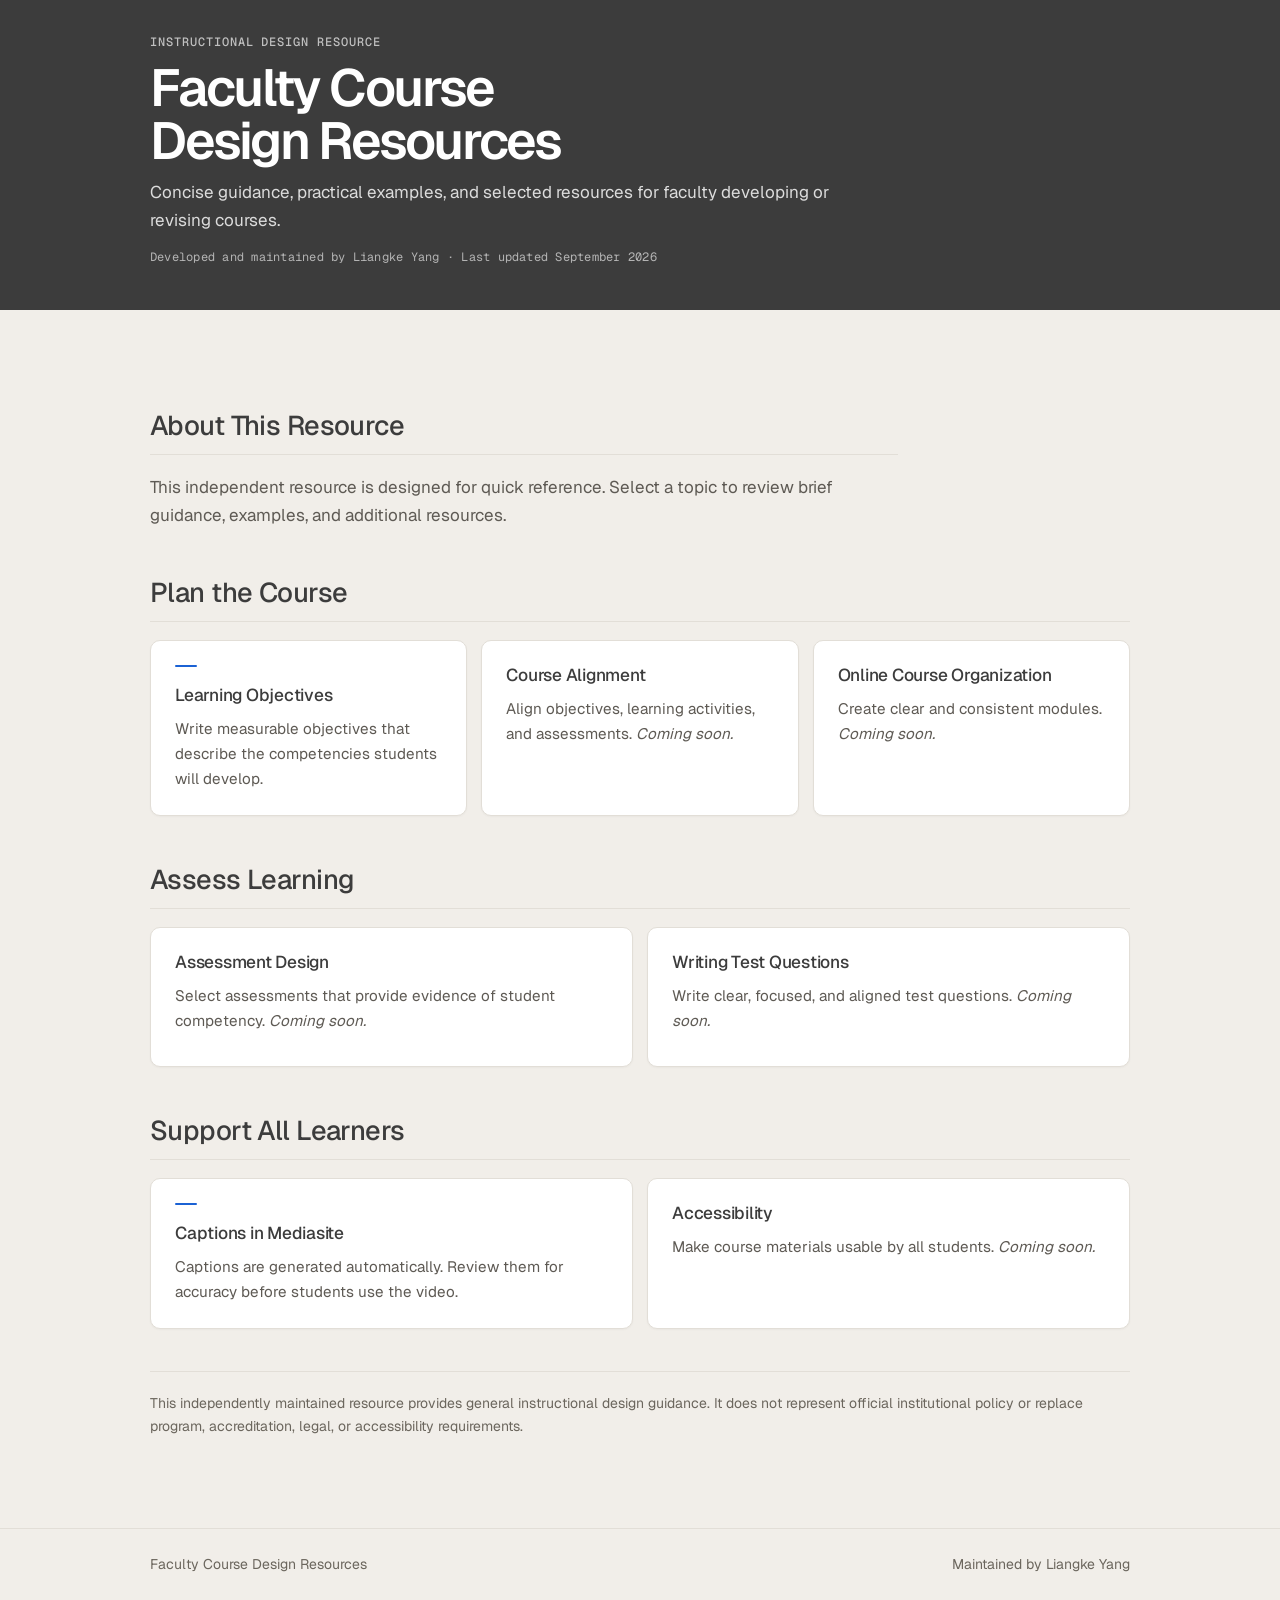
<file: index.html>
<!doctype html>
<html lang="en">
<head>
  <meta charset="utf-8">
  <meta name="viewport" content="width=device-width, initial-scale=1">
  <meta name="description" content="Concise instructional design guidance and examples for faculty developing or revising courses.">
  <title>Faculty Course Design Resources</title>
  <link rel="stylesheet" href="styles.css">
</head>
<body>
<header class="site-header">
  <div class="wrap">
    <p class="site-kicker">Instructional Design Resource</p>
    <h1>Faculty Course Design Resources</h1>
    <p>Concise guidance, practical examples, and selected resources for faculty developing or revising courses.</p>
    <p class="meta">Developed and maintained by Liangke Yang &middot; Last updated September 2026</p>
  </div>
</header>

<main>
  <section class="intro" aria-labelledby="about-heading">
    <h2 id="about-heading" class="section-title">About This Resource</h2>
    <p>
      This independent resource is designed for quick reference. Select a topic to review brief guidance,
      examples, and additional resources.
    </p>
  </section>

  <h2 class="section-title">Plan the Course</h2>
  <div class="card-grid">
    <a class="card is-link" href="learning-objectives.html">
      <h2>Learning Objectives</h2>
      <p>Write measurable objectives that describe the competencies students will develop.</p>
    </a>
    <div class="card">
      <h2>Course Alignment</h2>
      <p>Align objectives, learning activities, and assessments. <em>Coming soon.</em></p>
    </div>
    <div class="card">
      <h2>Online Course Organization</h2>
      <p>Create clear and consistent modules. <em>Coming soon.</em></p>
    </div>
  </div>

  <h2 class="section-title">Assess Learning</h2>
  <div class="card-grid">
    <div class="card">
      <h2>Assessment Design</h2>
      <p>Select assessments that provide evidence of student competency. <em>Coming soon.</em></p>
    </div>
    <div class="card">
      <h2>Writing Test Questions</h2>
      <p>Write clear, focused, and aligned test questions. <em>Coming soon.</em></p>
    </div>
  </div>

  <h2 class="section-title">Support All Learners</h2>
  <div class="card-grid">
    <a class="card is-link" href="mediasite-captions.html">
      <h2>Captions in Mediasite</h2>
      <p>Captions are generated automatically. Review them for accuracy before students use the video.</p>
    </a>
    <div class="card">
      <h2>Accessibility</h2>
      <p>Make course materials usable by all students. <em>Coming soon.</em></p>
    </div>
  </div>

  <p class="disclaimer">
    This independently maintained resource provides general instructional design guidance.
    It does not represent official institutional policy or replace program, accreditation, legal,
    or accessibility requirements.
  </p>
</main>

<footer class="site-footer">
  <div class="wrap">
    <span>Faculty Course Design Resources</span>
    <span>Maintained by Liangke Yang</span>
  </div>
</footer>
</body>
</html>
</file>
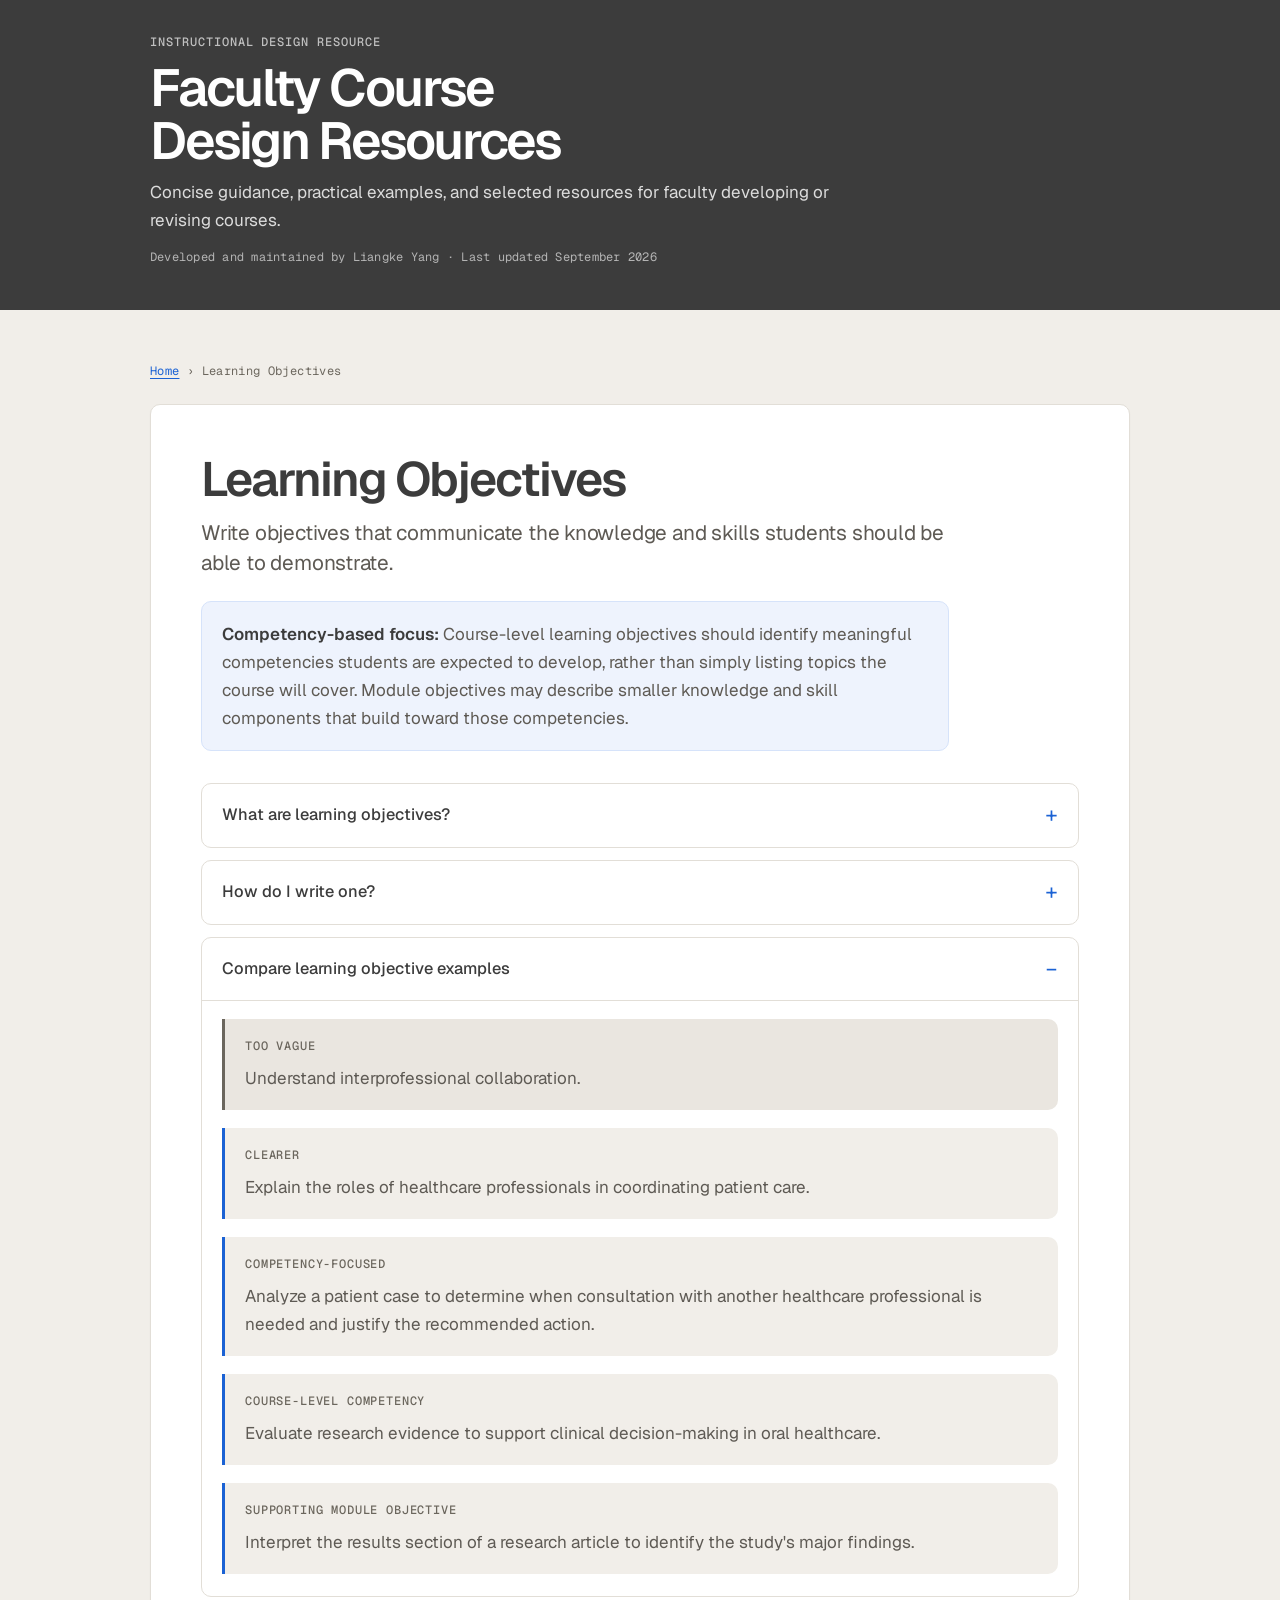
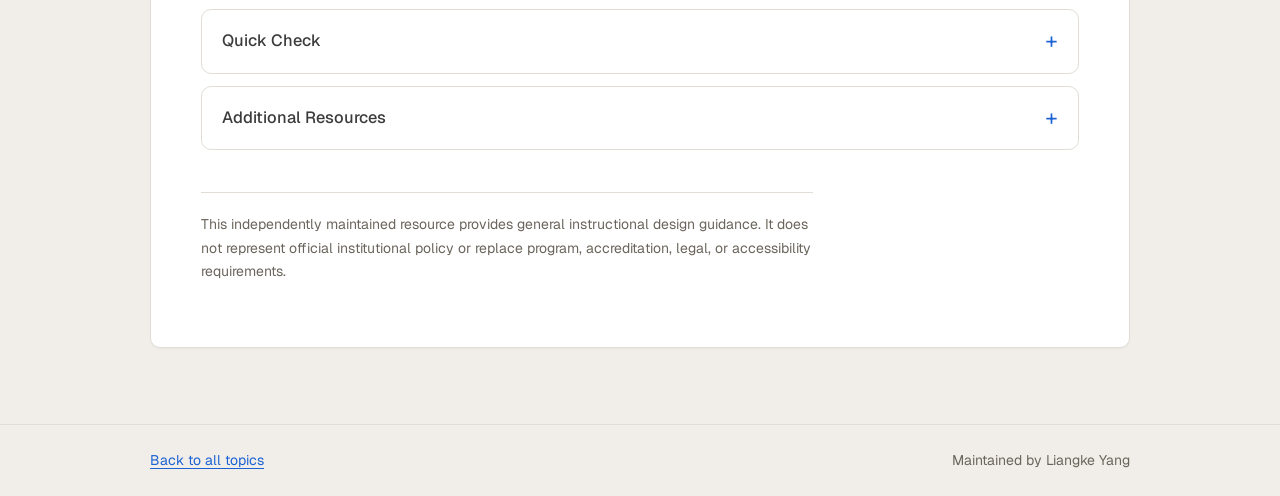
<file: learning-objectives.html>
<!doctype html>
<html lang="en">
<head>
  <meta charset="utf-8">
  <meta name="viewport" content="width=device-width, initial-scale=1">
  <meta name="description" content="Brief guidance and examples for writing competency-focused course and module learning objectives.">
  <title>Learning Objectives | Faculty Course Design Resources</title>
  <link rel="stylesheet" href="styles.css">
</head>
<body>
<header class="site-header">
  <div class="wrap">
    <p class="site-kicker">Instructional Design Resource</p>
    <h1>Faculty Course Design Resources</h1>
    <p>Concise guidance, practical examples, and selected resources for faculty developing or revising courses.</p>
    <p class="meta">Developed and maintained by Liangke Yang &middot; Last updated September 2026</p>
  </div>
</header>

<main>
  <nav class="breadcrumb" aria-label="Breadcrumb">
    <a href="index.html">Home</a> &rsaquo; Learning Objectives
  </nav>

  <article class="content-panel">
    <h1>Learning Objectives</h1>
    <p class="page-lead">
      Write objectives that communicate the knowledge and skills students should be able to demonstrate.
    </p>

    <div class="note">
      <strong>Competency-based focus:</strong> Course-level learning objectives should identify meaningful
      competencies students are expected to develop, rather than simply listing topics the course will cover.
      Module objectives may describe smaller knowledge and skill components that build toward those competencies.
    </div>

    <section class="accordion" aria-label="Learning objectives guidance">
      <details>
        <summary>What are learning objectives?</summary>
        <div class="accordion-content">
          <p>
            Learning objectives describe what students should be able to do after completing a course,
            module, or learning activity.
          </p>
          <p>
            Course-level objectives should communicate the broader competencies students are expected to develop.
            Module-level objectives should describe the smaller knowledge and skills that support those competencies.
          </p>
        </div>
      </details>

      <details>
        <summary>How do I write one?</summary>
        <div class="accordion-content">
          <div class="formula">
            <strong>Action verb + knowledge or skill + context</strong>
          </div>
          <p>
            Use observable verbs such as <strong>identify, explain, apply, analyze, evaluate,</strong>
            and <strong>develop</strong>.
          </p>
          <p>
            Avoid vague verbs such as <em>know, understand, learn, appreciate,</em>
            or <em>become familiar with</em>.
          </p>
        </div>
      </details>

      <details open>
        <summary>Compare learning objective examples</summary>
        <div class="accordion-content">
          <div class="example bad">
            <span class="label">Too vague</span>
            Understand interprofessional collaboration.
          </div>

          <div class="example">
            <span class="label">Clearer</span>
            Explain the roles of healthcare professionals in coordinating patient care.
          </div>

          <div class="example">
            <span class="label">Competency-focused</span>
            Analyze a patient case to determine when consultation with another healthcare professional
            is needed and justify the recommended action.
          </div>

          <div class="example">
            <span class="label">Course-level competency</span>
            Evaluate research evidence to support clinical decision-making in oral healthcare.
          </div>

          <div class="example">
            <span class="label">Supporting module objective</span>
            Interpret the results section of a research article to identify the study's major findings.
          </div>
        </div>
      </details>

      <details>
        <summary>Quick Check</summary>
        <div class="accordion-content">
          <ul class="quick-check">
            <li>Does the objective describe what the student will do?</li>
            <li>Does it identify meaningful knowledge or skill rather than content coverage?</li>
            <li>Is the action observable and assessable?</li>
            <li>Does it contribute to a course or professional competency?</li>
            <li>Is it achievable within the course or module?</li>
          </ul>
        </div>
      </details>

      <details>
        <summary>Additional Resources</summary>
        <div class="accordion-content">
          <ul class="resource-list">
            <li>
              <a class="resource-link"
                 href="https://academiceffectiveness.gatech.edu/assessment-toolkit/developing-student-learning-outcome-statements"
                 target="_blank" rel="noopener">
                Georgia Tech: Developing Student Learning Outcome Statements
              </a>
            </li>
            <li>
              <a class="resource-link"
                 href="https://learningoutcomes.ucla.edu/process-guidelines/establishing-student-learning-objectives-competencies-for-courses/"
                 target="_blank" rel="noopener">
                UCLA: Establishing Student Learning Objectives/Competencies for Courses
              </a>
            </li>
            <li>
              <a class="resource-link"
                 href="https://poorvucenter.yale.edu/teaching/teaching-resource-library/writing-learning-goals-objectives-and-outcomes"
                 target="_blank" rel="noopener">
                Yale: Writing Learning Goals, Objectives and Outcomes
              </a>
            </li>
            <li>
              <a class="resource-link"
                 href="https://teachingcommons.stanford.edu/teaching-guides/foundations-course-design/course-planning/creating-learning-outcomes"
                 target="_blank" rel="noopener">
                Stanford: Creating Learning Outcomes
              </a>
            </li>
            <li>
              <a class="resource-link"
                 href="https://www.unmc.edu/facdev/teaching/teaching-resources/teaching-tips/learning-strategies.html"
                 target="_blank" rel="noopener">
                University of Nebraska Medical Center: Writing Learning Objectives
              </a>
            </li>
          </ul>
        </div>
      </details>
    </section>

    <p class="disclaimer">
      This independently maintained resource provides general instructional design guidance.
      It does not represent official institutional policy or replace program, accreditation, legal,
      or accessibility requirements.
    </p>
  </article>
</main>

<footer class="site-footer">
  <div class="wrap">
    <a class="back-link" href="index.html">Back to all topics</a>
    <span>Maintained by Liangke Yang</span>
  </div>
</footer>
</body>
</html>
</file>
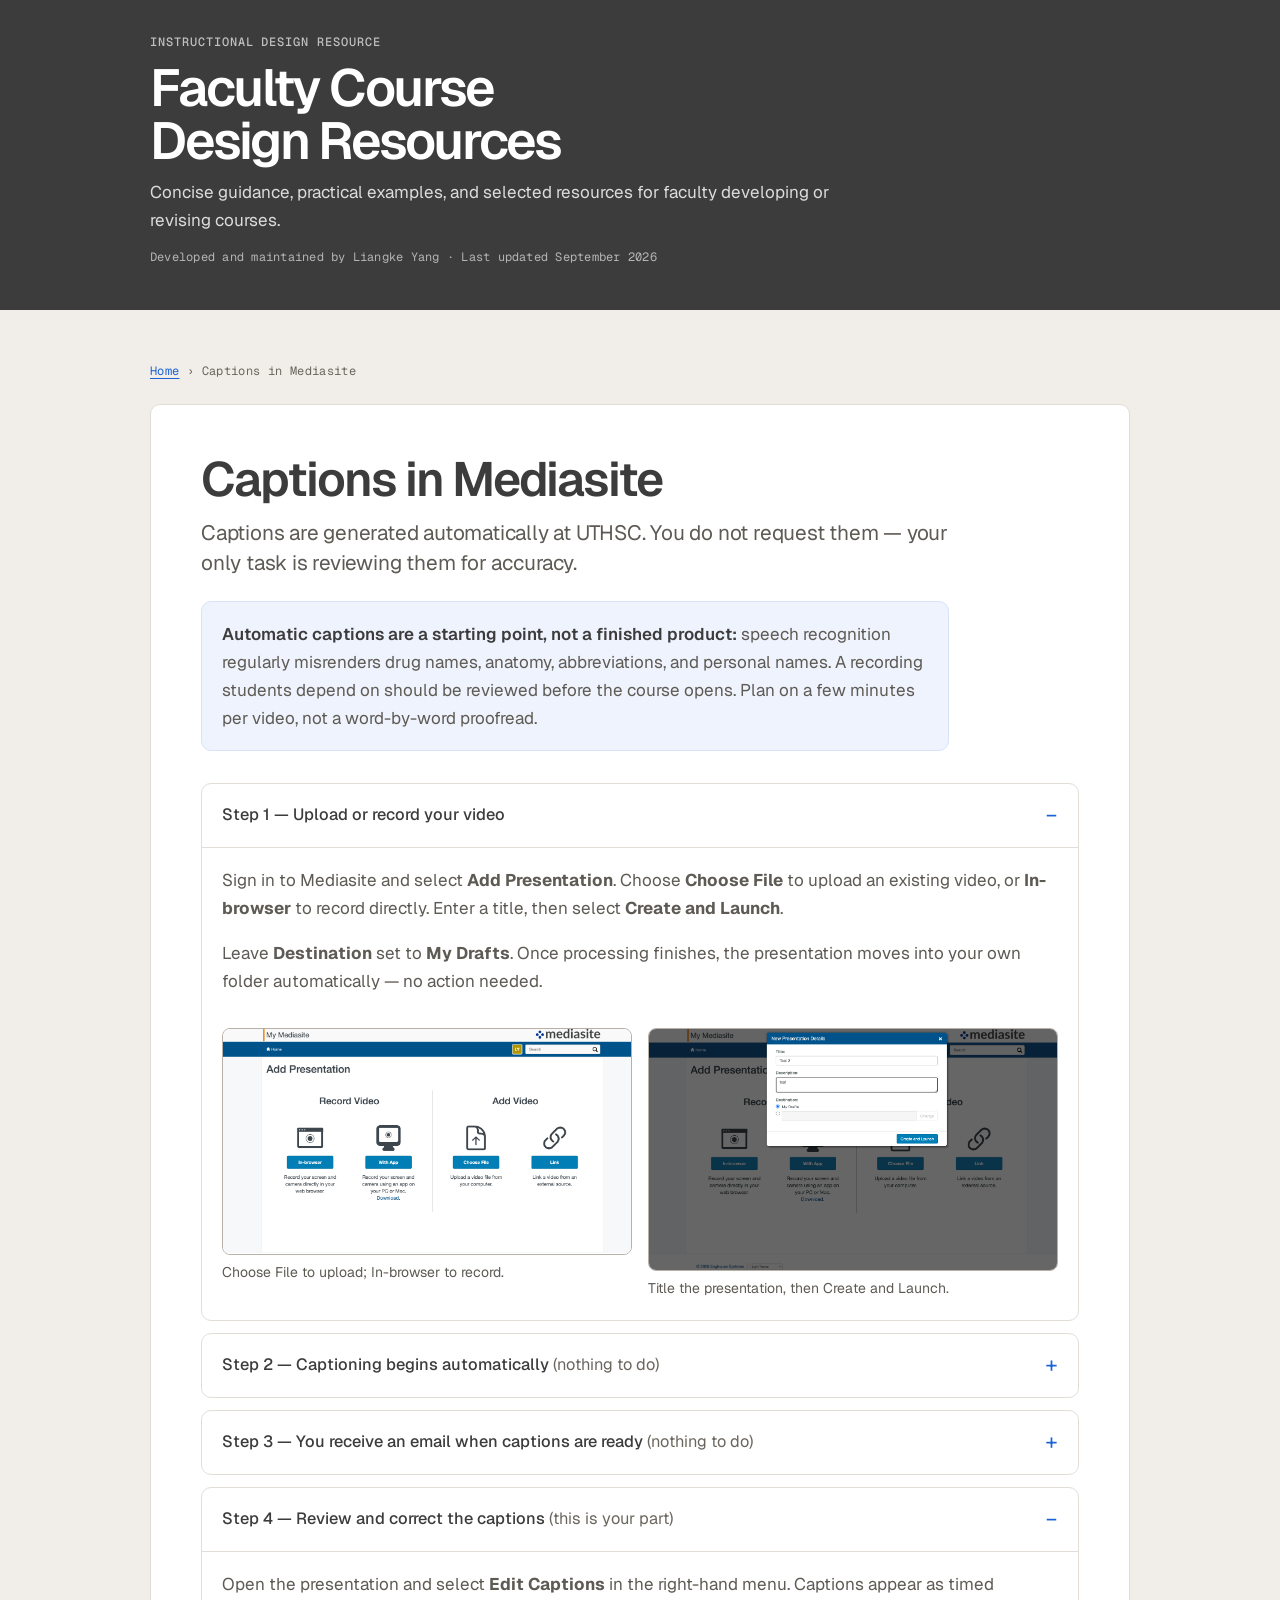
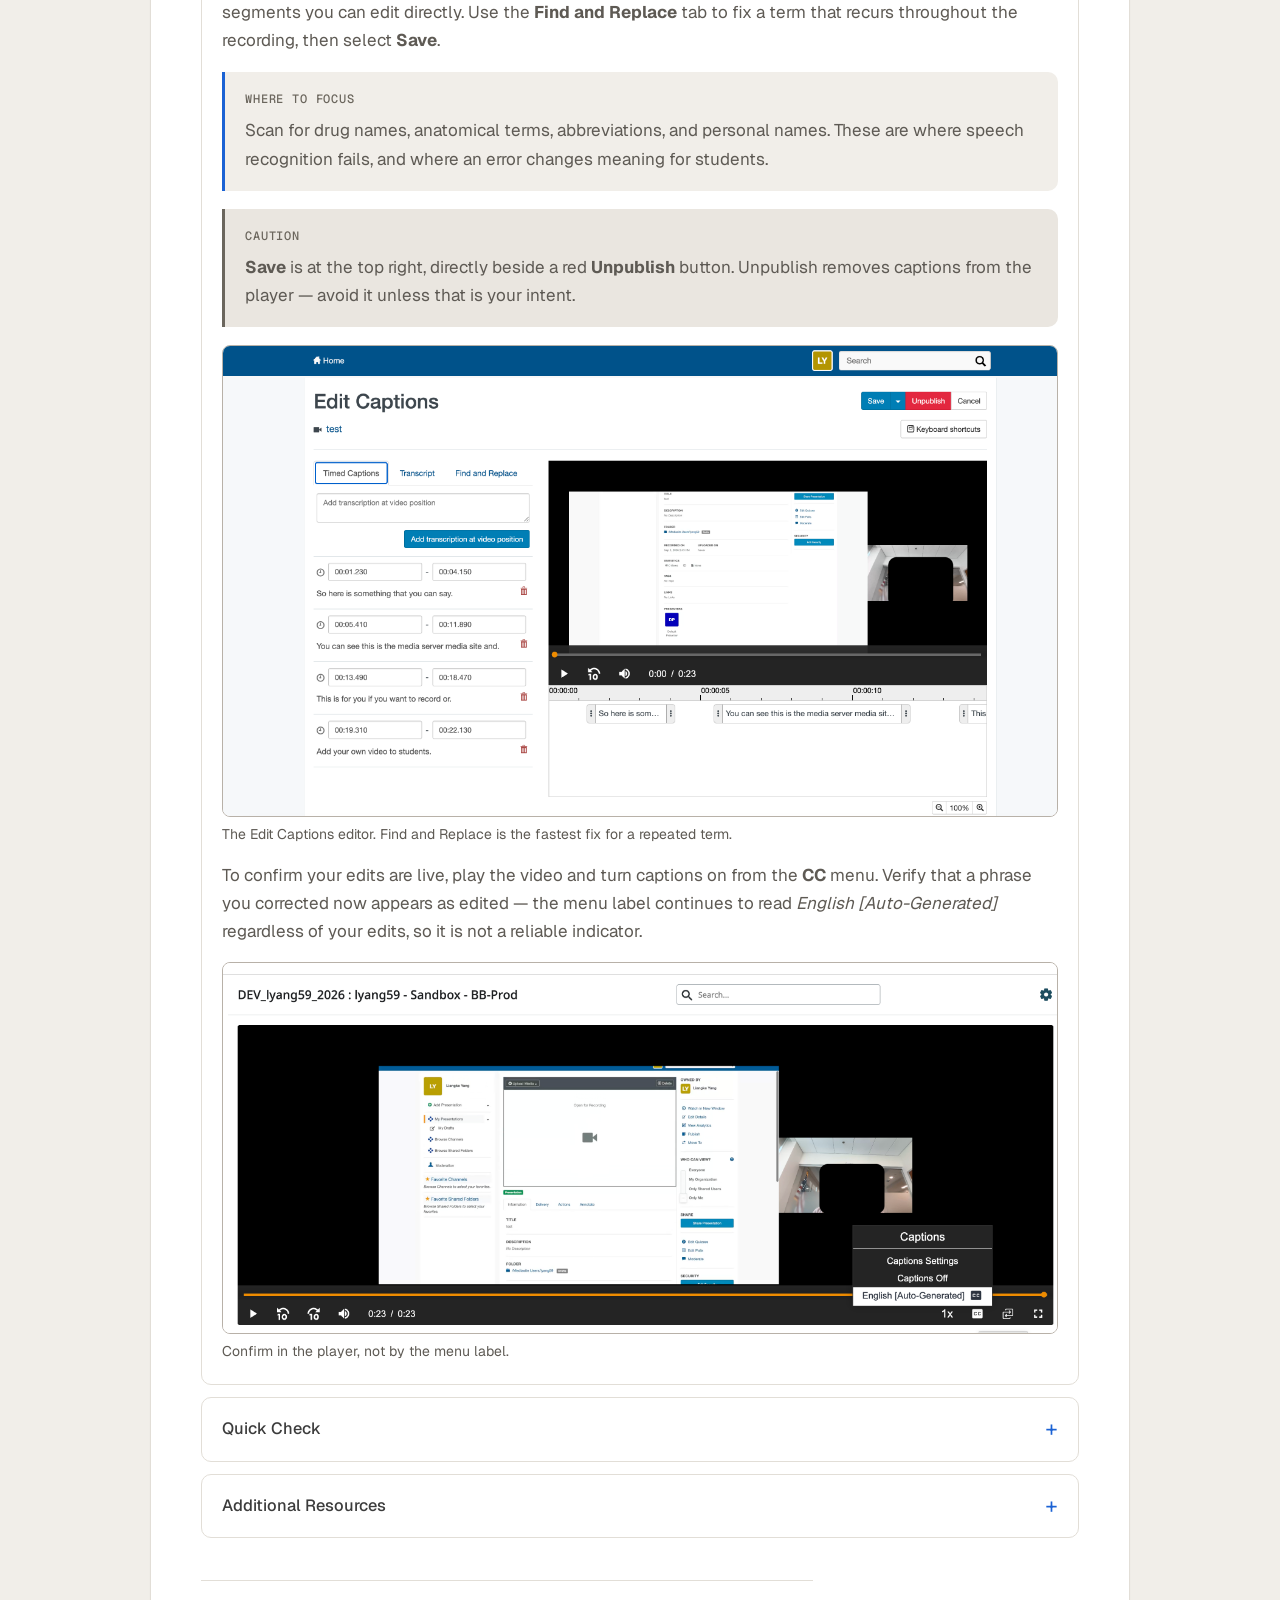
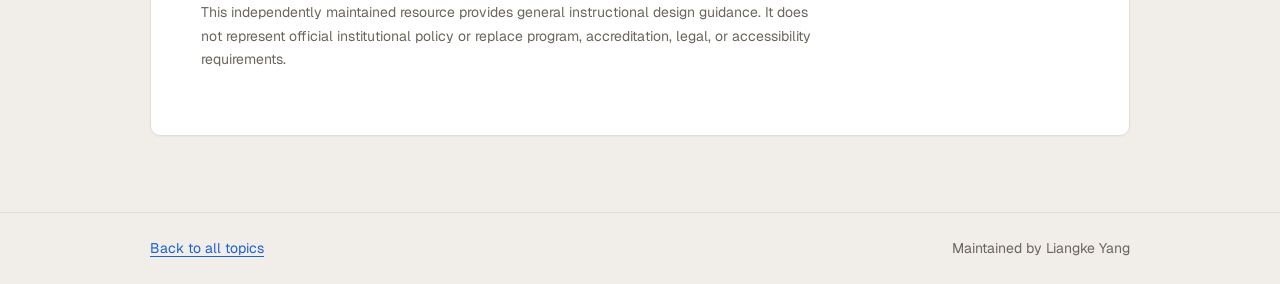
<file: mediasite-captions.html>
<!doctype html>
<html lang="en">
<head>
  <meta charset="utf-8">
  <meta name="viewport" content="width=device-width, initial-scale=1">
  <meta name="description" content="How captions work in Mediasite at UTHSC, and how faculty review them for accuracy.">
  <title>Captions in Mediasite | Faculty Course Design Resources</title>
  <link rel="stylesheet" href="styles.css">
  <link rel="stylesheet" href="mediasite.css">
</head>
<body class="page-captions">
<header class="site-header">
  <div class="wrap">
    <p class="site-kicker">Instructional Design Resource</p>
    <h1>Faculty Course Design Resources</h1>
    <p>Concise guidance, practical examples, and selected resources for faculty developing or revising courses.</p>
    <p class="meta">Developed and maintained by Liangke Yang &middot; Last updated September 2026</p>
  </div>
</header>

<main>
  <nav class="breadcrumb" aria-label="Breadcrumb">
    <a href="index.html">Home</a> &rsaquo; Captions in Mediasite
  </nav>

  <article class="content-panel">
    <h1>Captions in Mediasite</h1>
    <p class="page-lead">
      Captions are generated automatically at UTHSC. You do not request them &mdash; your only task is
      reviewing them for accuracy.
    </p>

    <div class="note">
      <strong>Automatic captions are a starting point, not a finished product:</strong> speech recognition
      regularly misrenders drug names, anatomy, abbreviations, and personal names. A recording students
      depend on should be reviewed before the course opens. Plan on a few minutes per video, not a
      word-by-word proofread.
    </div>

    <section class="accordion" aria-label="Captioning steps">
      <details open>
        <summary>Step 1 &mdash; Upload or record your video</summary>
        <div class="accordion-content">
          <p>
            Sign in to Mediasite and select <strong>Add Presentation</strong>. Choose
            <strong>Choose File</strong> to upload an existing video, or <strong>In-browser</strong> to
            record directly. Enter a title, then select <strong>Create and Launch</strong>.
          </p>
          <p>
            Leave <strong>Destination</strong> set to <strong>My Drafts</strong>. Once processing
            finishes, the presentation moves into your own folder automatically &mdash; no action needed.
          </p>
          <div class="shot-pair">
            <figure class="shot">
              <img src="images/shot2.png" alt="Add Presentation screen with four options: In-browser, With App, Choose File, and Link.">
              <figcaption>Choose File to upload; In-browser to record.</figcaption>
            </figure>
            <figure class="shot">
              <img src="images/shot3.png" alt="New Presentation Details dialog with fields for Title, Description, and Destination set to My Drafts.">
              <figcaption>Title the presentation, then Create and Launch.</figcaption>
            </figure>
          </div>
        </div>
      </details>

      <details>
        <summary>Step 2 &mdash; Captioning begins automatically <span class="auto-note">(nothing to do)</span></summary>
        <div class="accordion-content">
          <p>
            Open the <strong>Delivery</strong> tab and you will see
            <em>&ldquo;Captioning is in progress&rdquo;</em> under <strong>Audio Transcriptions</strong>.
            Captioning is handled by Mediasite Captioning Powered by Vidable and starts on its own.
            You can close the tab and continue working.
          </p>
          <figure class="shot">
            <img src="images/shot6.png" alt="Delivery tab showing Audio Transcriptions with the message Captioning is in progress, and Edit Captions in the right-hand menu.">
            <figcaption>Audio Transcriptions confirms captioning is running. <strong>Edit Captions</strong> appears in the right-hand menu.</figcaption>
          </figure>
        </div>
      </details>

      <details>
        <summary>Step 3 &mdash; You receive an email when captions are ready <span class="auto-note">(nothing to do)</span></summary>
        <div class="accordion-content">
          <p>
            Mediasite sends a &ldquo;Captioning completed&rdquo; email containing a direct link to the
            presentation. In <strong>My Presentations</strong>, the video also gains a red
            <strong>Captions</strong> label.
          </p>
          <div class="example bad">
            <span class="label">Common misreading</span>
            The red <strong>Captions</strong> label is not an error. It simply indicates that a caption
            track exists on the presentation.
          </div>
          <div class="shot-pair">
            <figure class="shot">
              <img src="images/shot8.png" alt="Email from uthsc@mediasite.com with the subject Captioning completed, stating that captions have been successfully received, with a link to the presentation.">
              <figcaption>Subject line: <em>Captioning completed for &hellip;</em></figcaption>
            </figure>
            <figure class="shot">
              <img src="images/shot7.png" alt="Presentation page showing a green Presentation label and a red Captions label beneath the video player.">
              <figcaption>Green Presentation and red Captions labels below the player.</figcaption>
            </figure>
          </div>
        </div>
      </details>

      <details open>
        <summary>Step 4 &mdash; Review and correct the captions <span class="auto-note">(this is your part)</span></summary>
        <div class="accordion-content">
          <p>
            Open the presentation and select <strong>Edit Captions</strong> in the right-hand menu.
            Captions appear as timed segments you can edit directly. Use the
            <strong>Find and Replace</strong> tab to fix a term that recurs throughout the recording,
            then select <strong>Save</strong>.
          </p>
          <div class="example">
            <span class="label">Where to focus</span>
            Scan for drug names, anatomical terms, abbreviations, and personal names. These are where
            speech recognition fails, and where an error changes meaning for students.
          </div>
          <div class="example bad">
            <span class="label">Caution</span>
            <strong>Save</strong> is at the top right, directly beside a red <strong>Unpublish</strong>
            button. Unpublish removes captions from the player &mdash; avoid it unless that is your intent.
          </div>
          <figure class="shot">
            <img src="images/shot9.png" alt="Edit Captions editor showing Timed Captions, Transcript, and Find and Replace tabs, timestamped caption segments, the video player, and Save and Unpublish buttons at the top right.">
            <figcaption>The Edit Captions editor. Find and Replace is the fastest fix for a repeated term.</figcaption>
          </figure>
          <p>
            To confirm your edits are live, play the video and turn captions on from the
            <strong>CC</strong> menu. Verify that a phrase you corrected now appears as edited &mdash;
            the menu label continues to read <em>English [Auto-Generated]</em> regardless of your edits,
            so it is not a reliable indicator.
          </p>
          <figure class="shot">
            <img src="images/shot11.png" alt="Video player with the captions menu open, showing Captions Settings, Captions Off, and English [Auto-Generated].">
            <figcaption>Confirm in the player, not by the menu label.</figcaption>
          </figure>
        </div>
      </details>

      <details>
        <summary>Quick Check</summary>
        <div class="accordion-content">
          <ul class="quick-check">
            <li>Has the presentation finished processing and moved out of My Drafts?</li>
            <li>Did the &ldquo;Captioning completed&rdquo; email arrive, or does the red Captions label appear?</li>
            <li>Have drug names, anatomical terms, and abbreviations been checked?</li>
            <li>Are personal and institutional names spelled correctly?</li>
            <li>Were changes saved with <strong>Save</strong> rather than discarded?</li>
            <li>Do corrected phrases appear when captions are turned on in the player?</li>
          </ul>
        </div>
      </details>

      <details>
        <summary>Additional Resources</summary>
        <div class="accordion-content">
          <ul class="resource-list">
            <li>
              <a class="resource-link"
                 href="https://learn.mediasite.com/course/using-mediasite-with-blackboard-ultra/lessons/add-a-mediasite-video-to-your-blackboard-ultra-course/"
                 target="_blank" rel="noopener">
                Mediasite: Add a Mediasite Video to Your Blackboard Ultra Course
              </a>
            </li>
            <li>
              <a class="resource-link"
                 href="https://www.w3.org/WAI/media/av/captions/"
                 target="_blank" rel="noopener">
                W3C Web Accessibility Initiative: Captions and Subtitles
              </a>
            </li>
            <li>
              <a class="resource-link"
                 href="https://dcmp.org/learn/captioningkey"
                 target="_blank" rel="noopener">
                Described and Captioned Media Program: Captioning Key
              </a>
            </li>
            <li>
              <a class="resource-link"
                 href="https://www.w3.org/WAI/WCAG22/Understanding/captions-prerecorded"
                 target="_blank" rel="noopener">
                WCAG 2.2: Understanding Captions for Prerecorded Media
              </a>
            </li>
          </ul>
        </div>
      </details>
    </section>

    <p class="disclaimer">
      This independently maintained resource provides general instructional design guidance.
      It does not represent official institutional policy or replace program, accreditation, legal,
      or accessibility requirements.
    </p>
  </article>
</main>

<footer class="site-footer">
  <div class="wrap">
    <a class="back-link" href="index.html">Back to all topics</a>
    <span>Maintained by Liangke Yang</span>
  </div>
</footer>
</body>
</html>
</file>
<file: styles.css>
@import url('https://fonts.googleapis.com/css2?family=Geist:wght@300..700&family=Geist+Mono:wght@400..600&display=swap');

:root {
  --paper: #F1EEE9;
  --surface: #FFFFFF;
  --paper-sunk: #EAE6E0;
  --ink: #3C3C3C;
  --ink-2: #5E5A54;
  --ink-3: #6B665D;
  --accent: #1B62D4;
  --accent-fill: #EEF3FD;
  --accent-line: #D6E3FA;
  --line: #E2DED7;
  --shadow: 60, 60, 60;
  --radius: 10px;
  --max: 980px;
  --measure: 68ch;
  --sans: "Geist", ui-sans-serif, system-ui, -apple-system, "Segoe UI", sans-serif;
  --mono: "Geist Mono", ui-monospace, SFMono-Regular, Menlo, monospace;
  --ease: cubic-bezier(.22, 1, .36, 1);

  /* Legacy aliases retained so page-specific rules remain stable. */
  --navy: var(--ink);
  --navy-light: var(--accent);
  --text: var(--ink);
  --muted: var(--ink-2);
  --border: var(--line);
}

*, *::before, *::after {
  box-sizing: border-box;
}

html {
  scroll-behavior: smooth;
  -webkit-text-size-adjust: 100%;
}

body {
  margin: 0;
  font-family: var(--sans);
  font-size: 1.0625rem;
  color: var(--ink);
  background: var(--paper);
  line-height: 1.65;
  font-synthesis-weight: none;
  -webkit-font-smoothing: antialiased;
  text-rendering: optimizeLegibility;
}

a {
  color: var(--accent);
  text-decoration-thickness: 1px;
  text-underline-offset: 3px;
}

a:hover {
  text-decoration-thickness: 2px;
}

a:focus-visible,
summary:focus-visible {
  outline: 2px solid var(--accent);
  outline-offset: 3px;
}

.site-header {
  background: var(--ink);
  color: #FFFFFF;
  border-bottom: 0;
  padding: 34px 20px 32px;
}

.wrap,
main {
  width: min(var(--max), calc(100% - 48px));
  margin: 0 auto;
}

.site-header .site-kicker {
  margin: 0 0 10px;
  color: rgba(255, 255, 255, .68);
  font-family: var(--mono);
  font-size: .75rem;
  font-weight: 500;
  line-height: 1.4;
  letter-spacing: .08em;
  text-transform: uppercase;
}

.site-header h1 {
  max-width: 760px;
  margin: 0 0 10px;
  color: #FFFFFF;
  font-size: clamp(2rem, 4.5vw, 3.25rem);
  font-weight: 600;
  line-height: 1.03;
  letter-spacing: -.04em;
  text-wrap: balance;
}

.site-header p:not(.site-kicker):not(.meta) {
  max-width: 700px;
  margin: 0;
  color: rgba(255, 255, 255, .82);
}

.site-header .meta {
  margin-top: 14px;
  color: rgba(255, 255, 255, .62);
}

main {
  padding: 52px 0 76px;
}

.intro {
  max-width: var(--measure);
  margin-bottom: 38px;
  color: var(--ink-2);
}

.meta {
  margin-top: 10px;
  color: var(--ink-3);
  font-family: var(--mono);
  font-size: .75rem;
  line-height: 1.5;
  letter-spacing: .02em;
}

.section-title {
  margin: 48px 0 18px;
  padding-bottom: 12px;
  color: var(--ink);
  border-bottom: 1px solid var(--line);
  font-size: clamp(1.35rem, 2.4vw, 1.7rem);
  font-weight: 500;
  line-height: 1.18;
  letter-spacing: -.021em;
}

.card-grid {
  display: grid;
  grid-template-columns: repeat(auto-fit, minmax(245px, 1fr));
  gap: 14px;
}

.card {
  display: block;
  min-height: 140px;
  padding: 24px;
  color: inherit;
  text-decoration: none;
  background: var(--surface);
  border: 1px solid var(--line);
  border-radius: var(--radius);
  box-shadow: 0 1px 2px rgba(var(--shadow), .04);
}

.card.is-link {
  border-top: 1px solid var(--line);
  transition: transform .28s var(--ease), box-shadow .28s var(--ease), border-color .28s var(--ease);
}

.card.is-link::before {
  content: "";
  display: block;
  width: 22px;
  height: 2px;
  margin-bottom: 18px;
  background: var(--accent);
  border-radius: 999px;
}

.card.is-link:hover,
.card.is-link:focus-visible {
  border-color: #D4CEC5;
  box-shadow: 0 10px 28px rgba(var(--shadow), .08);
  transform: translateY(-3px);
}

.card.is-link:focus-visible {
  outline: 2px solid var(--accent);
  outline-offset: 3px;
}

.card h2 {
  margin: 0 0 9px;
  color: var(--ink);
  font-size: 1.08rem;
  font-weight: 500;
  line-height: 1.25;
  letter-spacing: -.014em;
}

.card p {
  margin: 0;
  color: var(--ink-2);
  font-size: .95rem;
}

.breadcrumb {
  margin-bottom: 22px;
  color: var(--ink-3);
  font-family: var(--mono);
  font-size: .75rem;
  letter-spacing: .03em;
}

.breadcrumb a,
.resource-link,
.back-link {
  color: var(--accent);
  text-decoration-thickness: 1px;
  text-underline-offset: 3px;
}

.content-panel {
  padding: clamp(28px, 5vw, 50px);
  background: var(--surface);
  border: 1px solid var(--line);
  border-radius: var(--radius);
  box-shadow: 0 1px 2px rgba(var(--shadow), .04);
}

.content-panel > * {
  max-width: var(--measure);
}

.content-panel > .accordion,
.content-panel > .shot,
.content-panel > .shot-pair,
.content-panel > figure {
  max-width: none;
}

.content-panel h1 {
  margin: 0;
  color: var(--ink);
  font-size: clamp(2rem, 4.5vw, 3rem);
  font-weight: 600;
  line-height: 1.03;
  letter-spacing: -.04em;
  text-wrap: balance;
}

.page-lead {
  max-width: 54ch;
  margin: 14px 0 0;
  color: var(--ink-2);
  font-size: clamp(1.1rem, 1.7vw, 1.3rem);
  line-height: 1.45;
  letter-spacing: -.01em;
}

.content-panel h2 {
  margin: 38px 0 12px;
  color: var(--ink);
  font-size: clamp(1.3rem, 2.2vw, 1.6rem);
  font-weight: 500;
  line-height: 1.2;
  letter-spacing: -.02em;
}

.formula,
.example {
  margin: 18px 0;
  padding: 18px 20px;
  color: var(--ink-2);
  background: var(--paper);
  border-left: 3px solid var(--accent);
  border-radius: 0 var(--radius) var(--radius) 0;
}

.example.bad {
  background: var(--paper-sunk);
  border-left-color: var(--ink-3);
}

.label {
  display: block;
  margin-bottom: 7px;
  color: var(--ink-3);
  font-family: var(--mono);
  font-size: .75rem;
  font-weight: 500;
  letter-spacing: .07em;
  text-transform: uppercase;
}

.note {
  margin: 22px 0;
  padding: 18px 20px;
  color: var(--ink-2);
  background: var(--accent-fill);
  border: 1px solid var(--accent-line);
  border-radius: var(--radius);
}

.note strong {
  color: var(--ink);
  font-weight: 600;
}

.quick-check {
  padding-left: 22px;
}

.quick-check li {
  margin-bottom: 8px;
}

.resource-list {
  padding-left: 20px;
}

.resource-list li {
  margin-bottom: 10px;
}

.disclaimer {
  margin-top: 42px;
  padding-top: 20px;
  color: var(--ink-3);
  font-size: .875rem;
  border-top: 1px solid var(--line);
}

.site-footer {
  padding: 24px 20px;
  color: var(--ink-3);
  background: var(--paper);
  border-top: 1px solid var(--line);
  font-size: .875rem;
}

.site-footer .wrap {
  display: flex;
  flex-wrap: wrap;
  justify-content: space-between;
  gap: 8px 20px;
}

.accordion {
  margin-top: 32px;
}

.accordion details {
  margin-bottom: 12px;
  background: var(--surface);
  border: 1px solid var(--line);
  border-radius: var(--radius);
  overflow: hidden;
}

.accordion summary {
  position: relative;
  padding: 18px 52px 18px 20px;
  color: var(--ink);
  font-size: 1.02rem;
  font-weight: 500;
  cursor: pointer;
  list-style: none;
  transition: background-color .2s var(--ease), color .2s var(--ease);
}

.accordion summary::-webkit-details-marker {
  display: none;
}

.accordion summary::after {
  content: "+";
  position: absolute;
  top: 50%;
  right: 20px;
  transform: translateY(-50%);
  color: var(--accent);
  font-family: var(--mono);
  font-size: 1.35rem;
  font-weight: 400;
}

.accordion details[open] summary::after {
  content: "−";
}

.accordion summary:hover,
.accordion summary:focus-visible {
  background: #FAF9F7;
}

.accordion-content {
  padding: 0 20px 22px;
  color: var(--ink-2);
  border-top: 1px solid var(--line);
}

.accordion-content > :first-child {
  margin-top: 18px;
}

.accordion-content > :last-child {
  margin-bottom: 0;
}

@media (prefers-reduced-motion: reduce) {
  html { scroll-behavior: auto; }
  *, *::before, *::after {
    animation-duration: .01ms !important;
    transition-duration: .01ms !important;
  }
}

@media (max-width: 600px) {
  .wrap,
  main {
    width: min(100% - 32px, var(--max));
  }

  .site-header {
    padding: 28px 16px 26px;
  }

  main {
    padding: 38px 0 56px;
  }

  .content-panel {
    padding: 24px 20px;
  }

  .site-footer .wrap {
    display: block;
  }

  .site-footer .wrap > * + * {
    margin-top: 6px;
  }
}
</file>
<file: mediasite.css>
/* Page-specific styles for mediasite-captions.html only. */

.page-captions .shot {
  margin: 16px 0 0;
}

.page-captions .shot img {
  display: block;
  width: 100%;
  height: auto;
  background: #fff;
  border: 1px solid #B8B1A8;
  border-radius: 8px;
}

.page-captions .shot figcaption {
  margin-top: 7px;
  color: var(--ink-2);
  font-size: .875rem;
  line-height: 1.45;
}

.page-captions .shot-pair {
  display: flex;
  flex-wrap: wrap;
  gap: 16px;
}

.page-captions .shot-pair > .shot {
  flex: 1 1 260px;
}

.page-captions .auto-note {
  color: var(--ink-3);
  font-weight: 400;
}

.page-captions a {
  text-decoration: underline;
  text-underline-offset: 3px;
}

.page-captions a:hover,
.page-captions a:focus {
  text-decoration-thickness: 2px;
}

.page-captions a:focus-visible,
.page-captions summary:focus-visible,
.page-captions button:focus-visible {
  outline: 3px solid var(--accent);
  outline-offset: 3px;
  border-radius: 4px;
}

@media (prefers-contrast: more) {
  .page-captions .content-panel,
  .page-captions .accordion details,
  .page-captions .shot img {
    border-color: #000;
  }

  .page-captions a {
    color: #00308F;
    text-decoration-thickness: 2px;
  }
}

@media print {
  .page-captions details {
    break-inside: avoid;
  }

  .page-captions details:not([open]) > div {
    display: block;
  }

  .page-captions .shot img {
    width: auto;
    max-width: 100%;
    max-height: 2.2in;
    border-color: #000;
  }
}
</file>
